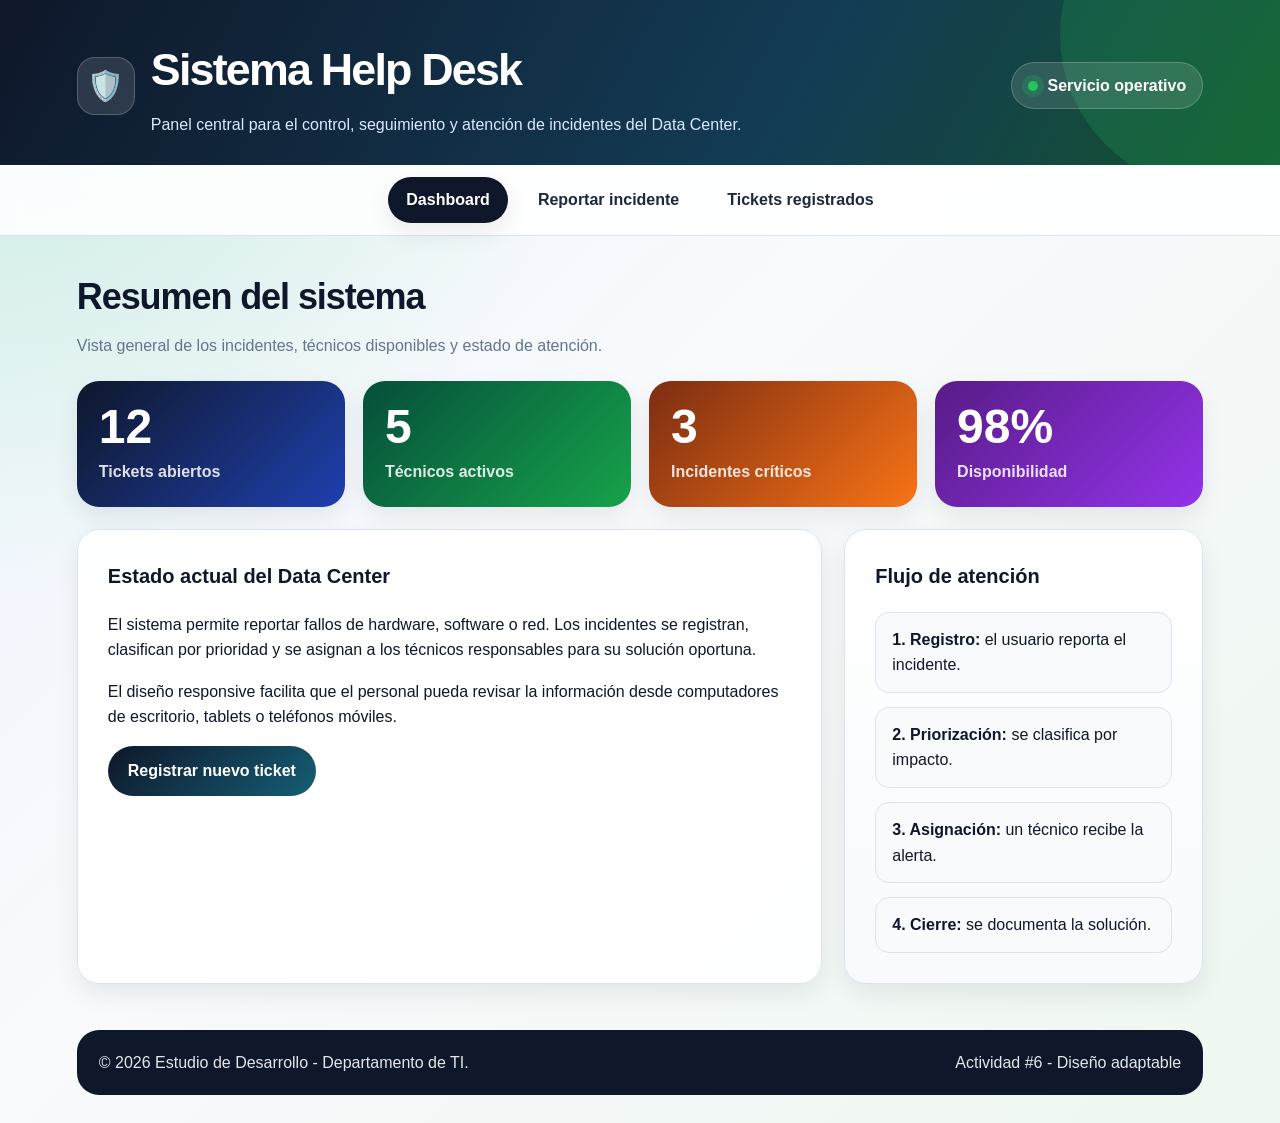
<file: index.html>
<!DOCTYPE html>
<html lang="es">
<head>
    <meta charset="UTF-8">
    <meta name="viewport" content="width=device-width, initial-scale=1.0">
    <title>Dashboard | Help Desk Data Center</title>
    <link rel="stylesheet" href="style.css">
</head>
<body>
    <header class="site-header">
        <div class="header-content">
            <div class="brand">
                <div class="brand-icon" aria-hidden="true">🛡️</div>
                <div>
                    <h1>Sistema Help Desk</h1>
                    <p>Panel central para el control, seguimiento y atención de incidentes del Data Center.</p>
                </div>
            </div>
            <span class="status-pill"><span class="status-dot"></span> Servicio operativo</span>
        </div>
    </header>

    <nav class="main-nav" aria-label="Navegación principal">
        <ul class="nav-list">
            <li><a class="nav-link active" href="index.html">Dashboard</a></li>
            <li><a class="nav-link" href="reportar.html">Reportar incidente</a></li>
            <li><a class="nav-link" href="tickets.html">Tickets registrados</a></li>
        </ul>
    </nav>

    <main class="container">
        <section class="page-title">
            <h2>Resumen del sistema</h2>
            <p>Vista general de los incidentes, técnicos disponibles y estado de atención.</p>
        </section>

        <section class="stats-grid" aria-label="Indicadores rápidos">
            <article class="stat-card">
                <span class="stat-number">12</span>
                <span class="stat-label">Tickets abiertos</span>
            </article>
            <article class="stat-card">
                <span class="stat-number">5</span>
                <span class="stat-label">Técnicos activos</span>
            </article>
            <article class="stat-card">
                <span class="stat-number">3</span>
                <span class="stat-label">Incidentes críticos</span>
            </article>
            <article class="stat-card">
                <span class="stat-number">98%</span>
                <span class="stat-label">Disponibilidad</span>
            </article>
        </section>

        <section class="dashboard-grid">
            <article class="card">
                <h3>Estado actual del Data Center</h3>
                <p>El sistema permite reportar fallos de hardware, software o red. Los incidentes se registran, clasifican por prioridad y se asignan a los técnicos responsables para su solución oportuna.</p>
                <p>El diseño responsive facilita que el personal pueda revisar la información desde computadores de escritorio, tablets o teléfonos móviles.</p>
                <a class="btn btn-primary" href="reportar.html">Registrar nuevo ticket</a>
            </article>

            <aside class="card card-muted">
                <h3>Flujo de atención</h3>
                <ul class="workflow-list">
                    <li><strong>1. Registro:</strong> el usuario reporta el incidente.</li>
                    <li><strong>2. Priorización:</strong> se clasifica por impacto.</li>
                    <li><strong>3. Asignación:</strong> un técnico recibe la alerta.</li>
                    <li><strong>4. Cierre:</strong> se documenta la solución.</li>
                </ul>
            </aside>
        </section>
    </main>

    <footer class="site-footer">
        <p>&copy; 2026 Estudio de Desarrollo - Departamento de TI.</p>
        <p>Actividad #6 - Diseño adaptable</p>
    </footer>
</body>
</html>
</file>
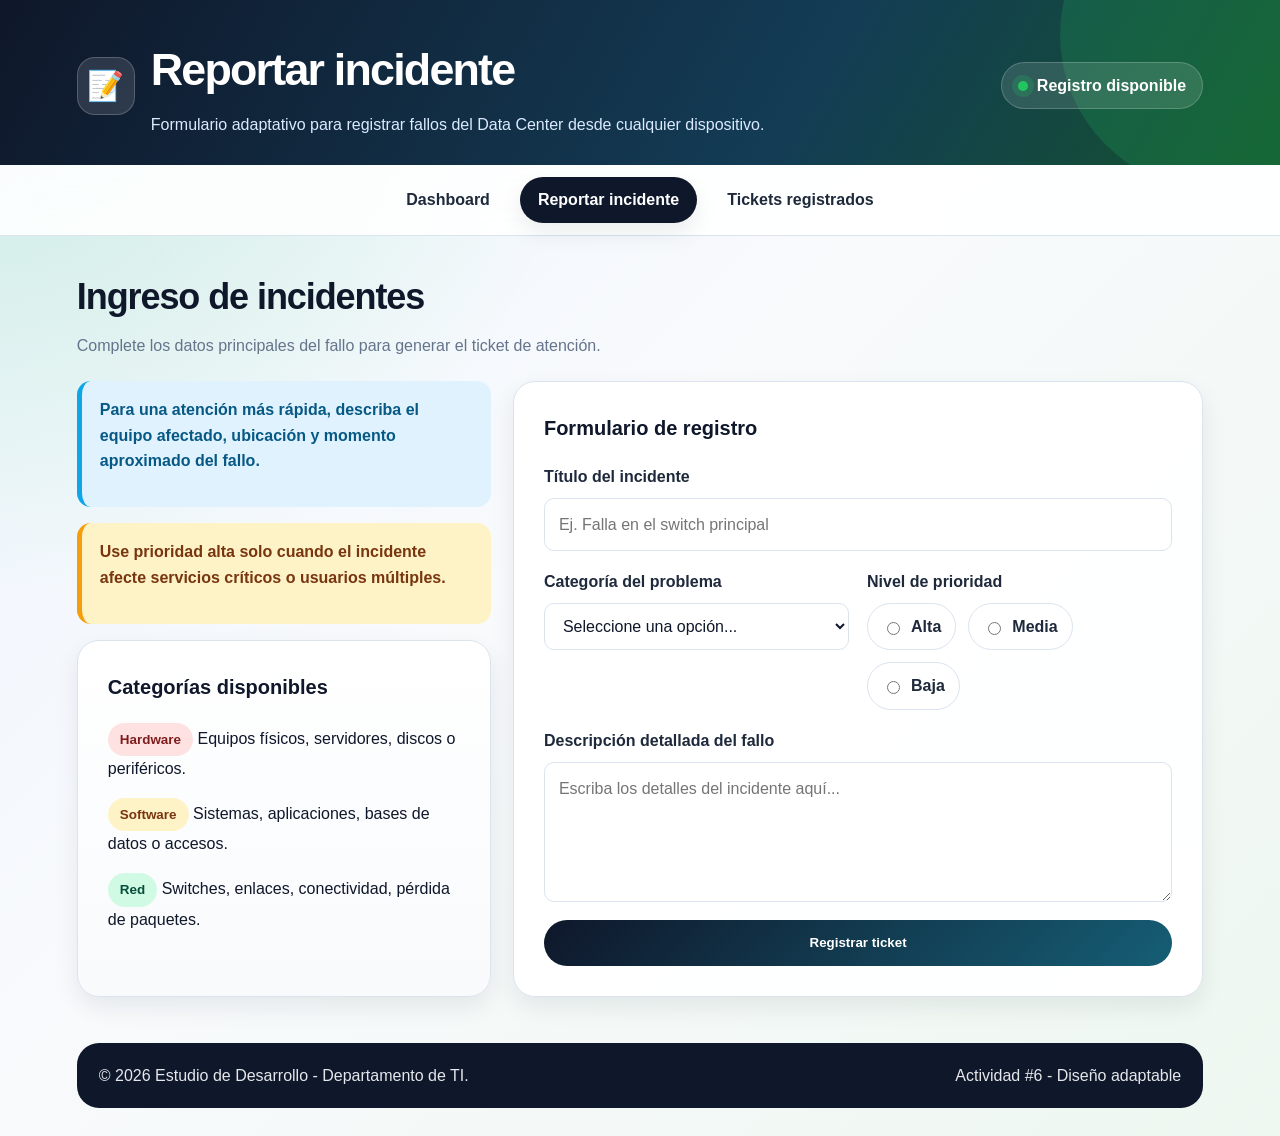
<file: reportar.html>
<!DOCTYPE html>
<html lang="es">
<head>
    <meta charset="UTF-8">
    <meta name="viewport" content="width=device-width, initial-scale=1.0">
    <title>Reportar Incidente | Help Desk</title>
    <link rel="stylesheet" href="style.css">
</head>
<body>
    <header class="site-header">
        <div class="header-content">
            <div class="brand">
                <div class="brand-icon" aria-hidden="true">📝</div>
                <div>
                    <h1>Reportar incidente</h1>
                    <p>Formulario adaptativo para registrar fallos del Data Center desde cualquier dispositivo.</p>
                </div>
            </div>
            <span class="status-pill"><span class="status-dot"></span> Registro disponible</span>
        </div>
    </header>

    <nav class="main-nav" aria-label="Navegación principal">
        <ul class="nav-list">
            <li><a class="nav-link" href="index.html">Dashboard</a></li>
            <li><a class="nav-link active" href="reportar.html">Reportar incidente</a></li>
            <li><a class="nav-link" href="tickets.html">Tickets registrados</a></li>
        </ul>
    </nav>

    <main class="container">
        <section class="page-title">
            <h2>Ingreso de incidentes</h2>
            <p>Complete los datos principales del fallo para generar el ticket de atención.</p>
        </section>

        <section class="form-layout">
            <aside class="help-panel">
                <div class="alert">
                    Para una atención más rápida, describa el equipo afectado, ubicación y momento aproximado del fallo.
                </div>
                <div class="alert alert-warning">
                    Use prioridad alta solo cuando el incidente afecte servicios críticos o usuarios múltiples.
                </div>
                <article class="card card-muted">
                    <h3>Categorías disponibles</h3>
                    <p><span class="badge badge-high">Hardware</span> Equipos físicos, servidores, discos o periféricos.</p>
                    <p><span class="badge badge-medium">Software</span> Sistemas, aplicaciones, bases de datos o accesos.</p>
                    <p><span class="badge badge-low">Red</span> Switches, enlaces, conectividad, pérdida de paquetes.</p>
                </article>
            </aside>

            <article class="card">
                <h3>Formulario de registro</h3>
                <form action="#" method="post" class="form-grid">
                    <div class="form-group full">
                        <label for="titulo">Título del incidente</label>
                        <input class="input" type="text" id="titulo" name="titulo" placeholder="Ej. Falla en el switch principal" required>
                    </div>

                    <div class="form-group">
                        <label for="categoria">Categoría del problema</label>
                        <select class="select" id="categoria" name="categoria" required>
                            <option value="">Seleccione una opción...</option>
                            <option value="Red">Red</option>
                            <option value="Hardware">Hardware</option>
                            <option value="Software">Software</option>
                        </select>
                    </div>

                    <div class="form-group">
                        <span class="form-label">Nivel de prioridad</span>
                        <div class="radio-group">
                            <label class="radio-option"><input type="radio" name="prioridad" value="Alta" required> Alta</label>
                            <label class="radio-option"><input type="radio" name="prioridad" value="Media"> Media</label>
                            <label class="radio-option"><input type="radio" name="prioridad" value="Baja"> Baja</label>
                        </div>
                    </div>

                    <div class="form-group full">
                        <label for="descripcion">Descripción detallada del fallo</label>
                        <textarea class="textarea" id="descripcion" name="descripcion" placeholder="Escriba los detalles del incidente aquí..." required></textarea>
                    </div>

                    <div class="form-group full">
                        <button class="btn btn-primary" type="submit">Registrar ticket</button>
                    </div>
                </form>
            </article>
        </section>
    </main>

    <footer class="site-footer">
        <p>&copy; 2026 Estudio de Desarrollo - Departamento de TI.</p>
        <p>Actividad #6 - Diseño adaptable</p>
    </footer>
</body>
</html>
</file>
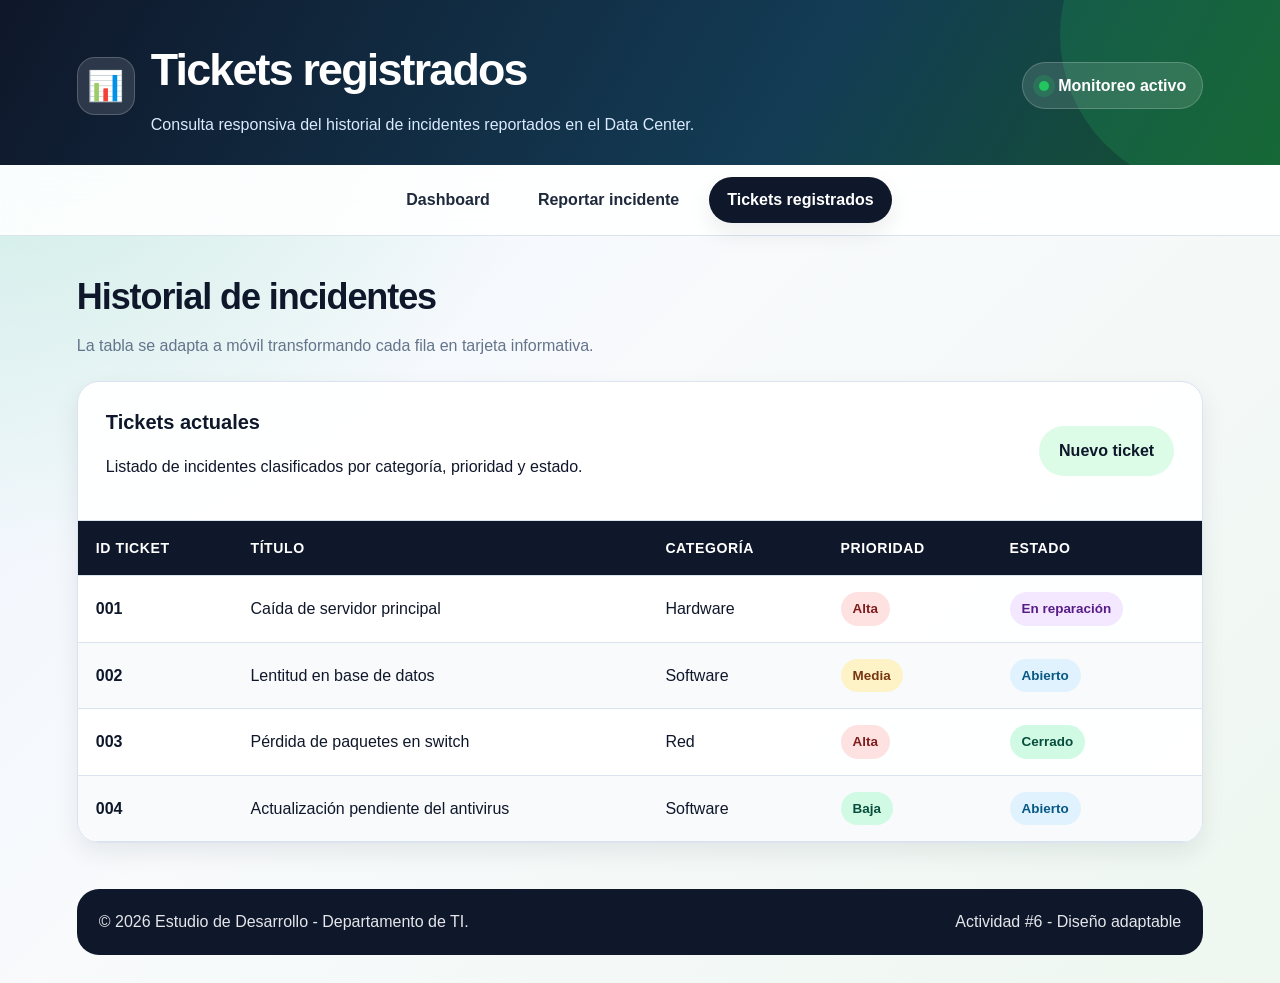
<file: tickets.html>
<!DOCTYPE html>
<html lang="es">
<head>
    <meta charset="UTF-8">
    <meta name="viewport" content="width=device-width, initial-scale=1.0">
    <title>Tickets Registrados | Help Desk</title>
    <link rel="stylesheet" href="style.css">
</head>
<body>
    <header class="site-header">
        <div class="header-content">
            <div class="brand">
                <div class="brand-icon" aria-hidden="true">📊</div>
                <div>
                    <h1>Tickets registrados</h1>
                    <p>Consulta responsiva del historial de incidentes reportados en el Data Center.</p>
                </div>
            </div>
            <span class="status-pill"><span class="status-dot"></span> Monitoreo activo</span>
        </div>
    </header>

    <nav class="main-nav" aria-label="Navegación principal">
        <ul class="nav-list">
            <li><a class="nav-link" href="index.html">Dashboard</a></li>
            <li><a class="nav-link" href="reportar.html">Reportar incidente</a></li>
            <li><a class="nav-link active" href="tickets.html">Tickets registrados</a></li>
        </ul>
    </nav>

    <main class="container">
        <section class="page-title">
            <h2>Historial de incidentes</h2>
            <p>La tabla se adapta a móvil transformando cada fila en tarjeta informativa.</p>
        </section>

        <section class="card table-card">
            <div class="table-header">
                <div>
                    <h3>Tickets actuales</h3>
                    <p>Listado de incidentes clasificados por categoría, prioridad y estado.</p>
                </div>
                <a class="btn btn-secondary" href="reportar.html">Nuevo ticket</a>
            </div>

            <div class="table-responsive">
                <table class="tickets-table">
                    <thead>
                        <tr>
                            <th>ID Ticket</th>
                            <th>Título</th>
                            <th>Categoría</th>
                            <th>Prioridad</th>
                            <th>Estado</th>
                        </tr>
                    </thead>
                    <tbody>
                        <tr>
                            <td data-label="ID Ticket" class="ticket-id">001</td>
                            <td data-label="Título">Caída de servidor principal</td>
                            <td data-label="Categoría">Hardware</td>
                            <td data-label="Prioridad"><span class="badge badge-high">Alta</span></td>
                            <td data-label="Estado"><span class="badge badge-repair">En reparación</span></td>
                        </tr>
                        <tr>
                            <td data-label="ID Ticket" class="ticket-id">002</td>
                            <td data-label="Título">Lentitud en base de datos</td>
                            <td data-label="Categoría">Software</td>
                            <td data-label="Prioridad"><span class="badge badge-medium">Media</span></td>
                            <td data-label="Estado"><span class="badge badge-open">Abierto</span></td>
                        </tr>
                        <tr>
                            <td data-label="ID Ticket" class="ticket-id">003</td>
                            <td data-label="Título">Pérdida de paquetes en switch</td>
                            <td data-label="Categoría">Red</td>
                            <td data-label="Prioridad"><span class="badge badge-high">Alta</span></td>
                            <td data-label="Estado"><span class="badge badge-closed">Cerrado</span></td>
                        </tr>
                        <tr>
                            <td data-label="ID Ticket" class="ticket-id">004</td>
                            <td data-label="Título">Actualización pendiente del antivirus</td>
                            <td data-label="Categoría">Software</td>
                            <td data-label="Prioridad"><span class="badge badge-low">Baja</span></td>
                            <td data-label="Estado"><span class="badge badge-open">Abierto</span></td>
                        </tr>
                    </tbody>
                </table>
            </div>
        </section>
    </main>

    <footer class="site-footer">
        <p>&copy; 2026 Estudio de Desarrollo - Departamento de TI.</p>
        <p>Actividad #6 - Diseño adaptable</p>
    </footer>
</body>
</html>
</file>
<file: style.css>
/* ============================================================
   UI KIT RESPONSIVE - SISTEMA HELP DESK / DATA CENTER
   Actividad #6: Implementación de Diseño Adaptable y Layout
   Autor: [Nombre y Apellido]
   ============================================================ */

:root {
    --color-primary: #0f172a;
    --color-secondary: #1e293b;
    --color-accent: #22c55e;
    --color-accent-soft: #dcfce7;
    --color-info: #0ea5e9;
    --color-warning: #f59e0b;
    --color-danger: #ef4444;
    --color-success: #16a34a;
    --color-bg: #f4f7fb;
    --color-surface: #ffffff;
    --color-muted: #64748b;
    --color-border: #dbe3ef;
    --color-text: #0f172a;
    --shadow-soft: 0 14px 35px rgba(15, 23, 42, 0.10);
    --shadow-card: 0 10px 25px rgba(15, 23, 42, 0.08);
    --radius-lg: 22px;
    --radius-md: 14px;
    --radius-sm: 10px;
    --font-main: "Segoe UI", Roboto, Arial, sans-serif;
}

* {
    box-sizing: border-box;
}

html {
    scroll-behavior: smooth;
}

body {
    margin: 0;
    min-height: 100vh;
    font-family: var(--font-main);
    color: var(--color-text);
    background:
        radial-gradient(circle at top left, rgba(34, 197, 94, 0.20), transparent 35%),
        linear-gradient(135deg, #edf4ff 0%, #f8fafc 45%, #eef7f0 100%);
    line-height: 1.6;
}

a {
    color: inherit;
    text-decoration: none;
}

img, svg {
    max-width: 100%;
}

/* ====== Estructura general ====== */
.site-header {
    padding: 34px 6vw 28px;
    color: #ffffff;
    background: linear-gradient(120deg, var(--color-primary), #133c55 62%, #14532d);
    position: relative;
    overflow: hidden;
}

.site-header::after {
    content: "";
    position: absolute;
    width: 310px;
    height: 310px;
    right: -90px;
    top: -120px;
    border-radius: 50%;
    background: rgba(34, 197, 94, 0.18);
}

.header-content {
    position: relative;
    z-index: 1;
    max-width: 1180px;
    margin: 0 auto;
    display: flex;
    align-items: center;
    justify-content: space-between;
    gap: 22px;
}

.brand {
    display: flex;
    align-items: center;
    gap: 16px;
}

.brand-icon {
    width: 58px;
    height: 58px;
    display: grid;
    place-items: center;
    border-radius: 18px;
    background: rgba(255, 255, 255, 0.12);
    border: 1px solid rgba(255, 255, 255, 0.20);
    font-size: 1.85rem;
}

.site-header h1 {
    margin: 0;
    font-size: clamp(1.75rem, 4vw, 2.8rem);
    letter-spacing: -0.04em;
}

.site-header p {
    margin: 6px 0 0;
    color: #dbeafe;
    max-width: 650px;
}

.status-pill {
    display: inline-flex;
    align-items: center;
    gap: 9px;
    padding: 10px 16px;
    border-radius: 999px;
    background: rgba(255, 255, 255, 0.12);
    border: 1px solid rgba(255, 255, 255, 0.20);
    font-weight: 700;
    white-space: nowrap;
}

.status-dot {
    width: 10px;
    height: 10px;
    border-radius: 50%;
    background: var(--color-accent);
    box-shadow: 0 0 0 6px rgba(34, 197, 94, 0.20);
}

.main-nav {
    background: rgba(255, 255, 255, 0.88);
    backdrop-filter: blur(14px);
    border-bottom: 1px solid var(--color-border);
    position: sticky;
    top: 0;
    z-index: 10;
}

.nav-list {
    max-width: 1180px;
    margin: 0 auto;
    padding: 12px 6vw;
    display: flex;
    align-items: center;
    justify-content: center;
    gap: 12px;
    list-style: none;
}

.nav-link {
    display: inline-flex;
    align-items: center;
    justify-content: center;
    min-height: 44px;
    padding: 10px 18px;
    border-radius: 999px;
    color: var(--color-secondary);
    font-weight: 700;
    transition: transform 0.2s ease, background 0.2s ease, color 0.2s ease;
}

.nav-link:hover,
.nav-link:focus {
    outline: none;
    color: var(--color-primary);
    background: var(--color-accent-soft);
    transform: translateY(-1px);
}

.nav-link.active {
    color: #ffffff;
    background: var(--color-primary);
    box-shadow: var(--shadow-card);
}

.container {
    width: min(1180px, 100% - 12vw);
    margin: 32px auto 46px;
}

.page-title {
    margin-bottom: 22px;
}

.page-title h2 {
    margin: 0;
    font-size: clamp(1.55rem, 3vw, 2.25rem);
    letter-spacing: -0.03em;
}

.page-title p {
    margin: 8px 0 0;
    color: var(--color-muted);
}

.site-footer {
    width: min(1180px, 100% - 12vw);
    margin: 0 auto 28px;
    padding: 20px 22px;
    border-radius: var(--radius-lg);
    background: var(--color-primary);
    color: #e5e7eb;
    display: flex;
    align-items: center;
    justify-content: space-between;
    gap: 16px;
}

.site-footer p {
    margin: 0;
}

/* ====== Componentes UI Kit ====== */
.card {
    background: rgba(255, 255, 255, 0.96);
    border: 1px solid var(--color-border);
    border-radius: var(--radius-lg);
    box-shadow: var(--shadow-card);
    padding: clamp(20px, 3vw, 30px);
}

.card h3 {
    margin-top: 0;
    font-size: 1.25rem;
}

.card-muted {
    background: linear-gradient(180deg, #ffffff, #f8fafc);
}

.btn {
    display: inline-flex;
    align-items: center;
    justify-content: center;
    min-height: 46px;
    padding: 12px 20px;
    border: 0;
    border-radius: 999px;
    font-weight: 800;
    cursor: pointer;
    transition: transform 0.2s ease, box-shadow 0.2s ease, filter 0.2s ease;
}

.btn:hover,
.btn:focus {
    outline: none;
    transform: translateY(-2px);
    box-shadow: var(--shadow-soft);
}

.btn-primary {
    color: #ffffff;
    background: linear-gradient(135deg, var(--color-primary), #155e75);
}

.btn-secondary {
    color: var(--color-primary);
    background: var(--color-accent-soft);
}

.btn-danger {
    color: #ffffff;
    background: linear-gradient(135deg, var(--color-danger), #b91c1c);
}

.badge {
    display: inline-flex;
    align-items: center;
    justify-content: center;
    padding: 6px 12px;
    border-radius: 999px;
    font-size: 0.84rem;
    font-weight: 800;
    white-space: nowrap;
}

.badge-high {
    color: #7f1d1d;
    background: #fee2e2;
}

.badge-medium {
    color: #78350f;
    background: #fef3c7;
}

.badge-low,
.badge-closed {
    color: #064e3b;
    background: #d1fae5;
}

.badge-open {
    color: #075985;
    background: #e0f2fe;
}

.badge-repair {
    color: #581c87;
    background: #f3e8ff;
}

.form-grid {
    display: grid;
    grid-template-columns: repeat(2, minmax(0, 1fr));
    gap: 18px;
}

.form-group {
    display: flex;
    flex-direction: column;
    gap: 8px;
}

.form-group.full {
    grid-column: 1 / -1;
}

label,
.form-label {
    font-weight: 800;
    color: var(--color-secondary);
}

.input,
.select,
.textarea {
    width: 100%;
    border: 1px solid var(--color-border);
    border-radius: var(--radius-sm);
    padding: 13px 14px;
    font: inherit;
    color: var(--color-text);
    background: #ffffff;
    transition: border-color 0.2s ease, box-shadow 0.2s ease;
}

.textarea {
    min-height: 140px;
    resize: vertical;
}

.input:focus,
.select:focus,
.textarea:focus {
    outline: none;
    border-color: var(--color-info);
    box-shadow: 0 0 0 4px rgba(14, 165, 233, 0.14);
}

.radio-group {
    display: flex;
    flex-wrap: wrap;
    gap: 12px;
}

.radio-option {
    display: inline-flex;
    align-items: center;
    gap: 8px;
    padding: 10px 14px;
    border: 1px solid var(--color-border);
    border-radius: 999px;
    background: #ffffff;
    cursor: pointer;
    font-weight: 700;
}

.radio-option input {
    accent-color: var(--color-accent);
}

/* ====== Dashboard con CSS Grid ====== */
.dashboard-grid {
    display: grid;
    grid-template-columns: 1.35fr 0.65fr;
    gap: 22px;
    align-items: stretch;
}

.stats-grid {
    display: grid;
    grid-template-columns: repeat(4, minmax(0, 1fr));
    gap: 18px;
    margin: 22px 0;
}

.stat-card {
    padding: 22px;
    border-radius: var(--radius-lg);
    color: #ffffff;
    background: linear-gradient(135deg, #0f172a, #1e40af);
    box-shadow: var(--shadow-card);
}

.stat-card:nth-child(2) {
    background: linear-gradient(135deg, #064e3b, #16a34a);
}

.stat-card:nth-child(3) {
    background: linear-gradient(135deg, #7c2d12, #f97316);
}

.stat-card:nth-child(4) {
    background: linear-gradient(135deg, #581c87, #9333ea);
}

.stat-number {
    display: block;
    font-size: clamp(2rem, 5vw, 3rem);
    font-weight: 900;
    line-height: 1;
}

.stat-label {
    display: block;
    margin-top: 8px;
    color: rgba(255, 255, 255, 0.86);
    font-weight: 700;
}

.workflow-list {
    margin: 0;
    padding: 0;
    list-style: none;
    display: grid;
    gap: 14px;
}

.workflow-list li {
    padding: 14px 16px;
    border-radius: var(--radius-md);
    background: #f8fafc;
    border: 1px solid var(--color-border);
}

/* ====== Tabla responsive ====== */
.table-card {
    overflow: hidden;
    padding: 0;
}

.table-header {
    padding: 24px 28px;
    border-bottom: 1px solid var(--color-border);
    display: flex;
    justify-content: space-between;
    align-items: center;
    gap: 16px;
}

.table-header h3 {
    margin: 0;
}

.table-responsive {
    width: 100%;
    overflow-x: auto;
}

.tickets-table {
    width: 100%;
    border-collapse: collapse;
    min-width: 720px;
}

.tickets-table th,
.tickets-table td {
    padding: 16px 18px;
    text-align: left;
    border-bottom: 1px solid var(--color-border);
}

.tickets-table th {
    color: #ffffff;
    background: var(--color-primary);
    font-size: 0.88rem;
    text-transform: uppercase;
    letter-spacing: 0.04em;
}

.tickets-table tr:nth-child(even) td {
    background: #f8fafc;
}

.tickets-table tr:hover td {
    background: #ecfdf5;
}

.ticket-id {
    font-weight: 900;
    color: var(--color-primary);
}

/* ====== Páginas internas ====== */
.form-layout {
    display: grid;
    grid-template-columns: 0.75fr 1.25fr;
    gap: 22px;
}

.help-panel {
    display: grid;
    gap: 16px;
}

.alert {
    padding: 16px 18px;
    border-radius: var(--radius-md);
    border-left: 5px solid var(--color-info);
    background: #e0f2fe;
    color: #075985;
    font-weight: 700;
}

.alert-warning {
    border-left-color: var(--color-warning);
    background: #fef3c7;
    color: #78350f;
}

/* ====== Diseño adaptable ====== */
@media (max-width: 1024px) {
    .dashboard-grid,
    .form-layout {
        grid-template-columns: 1fr;
    }

    .stats-grid {
        grid-template-columns: repeat(2, minmax(0, 1fr));
    }
}

@media (max-width: 768px) {
    .site-header {
        padding: 28px 5vw;
    }

    .header-content,
    .site-footer {
        flex-direction: column;
        align-items: flex-start;
    }

    .brand {
        align-items: flex-start;
    }

    .nav-list {
        width: 100%;
        padding: 12px 5vw;
        flex-direction: column;
        align-items: stretch;
    }

    .nav-link {
        width: 100%;
        justify-content: flex-start;
        border-radius: var(--radius-md);
    }

    .container,
    .site-footer {
        width: min(100% - 8vw, 1180px);
    }

    .form-grid {
        grid-template-columns: 1fr;
    }

    .stats-grid {
        grid-template-columns: 1fr;
    }

    .table-header {
        align-items: flex-start;
        flex-direction: column;
    }

    .table-responsive {
        overflow-x: visible;
    }

    .tickets-table,
    .tickets-table thead,
    .tickets-table tbody,
    .tickets-table tr,
    .tickets-table td {
        display: block;
        width: 100%;
        min-width: 0;
    }

    .tickets-table thead {
        position: absolute;
        width: 1px;
        height: 1px;
        overflow: hidden;
        clip: rect(0, 0, 0, 0);
    }

    .tickets-table tr {
        margin: 14px;
        border: 1px solid var(--color-border);
        border-radius: var(--radius-md);
        background: #ffffff;
        box-shadow: 0 6px 18px rgba(15, 23, 42, 0.06);
        overflow: hidden;
    }

    .tickets-table td {
        display: flex;
        justify-content: space-between;
        gap: 18px;
        text-align: right;
        border-bottom: 1px solid var(--color-border);
        background: #ffffff !important;
    }

    .tickets-table td::before {
        content: attr(data-label);
        font-weight: 900;
        color: var(--color-secondary);
        text-align: left;
    }

    .tickets-table td:last-child {
        border-bottom: 0;
    }
}

@media (max-width: 480px) {
    .brand-icon {
        width: 48px;
        height: 48px;
        font-size: 1.45rem;
    }

    .card,
    .table-header {
        padding: 20px;
    }

    .radio-group {
        flex-direction: column;
    }

    .btn {
        width: 100%;
    }
}
</file>
